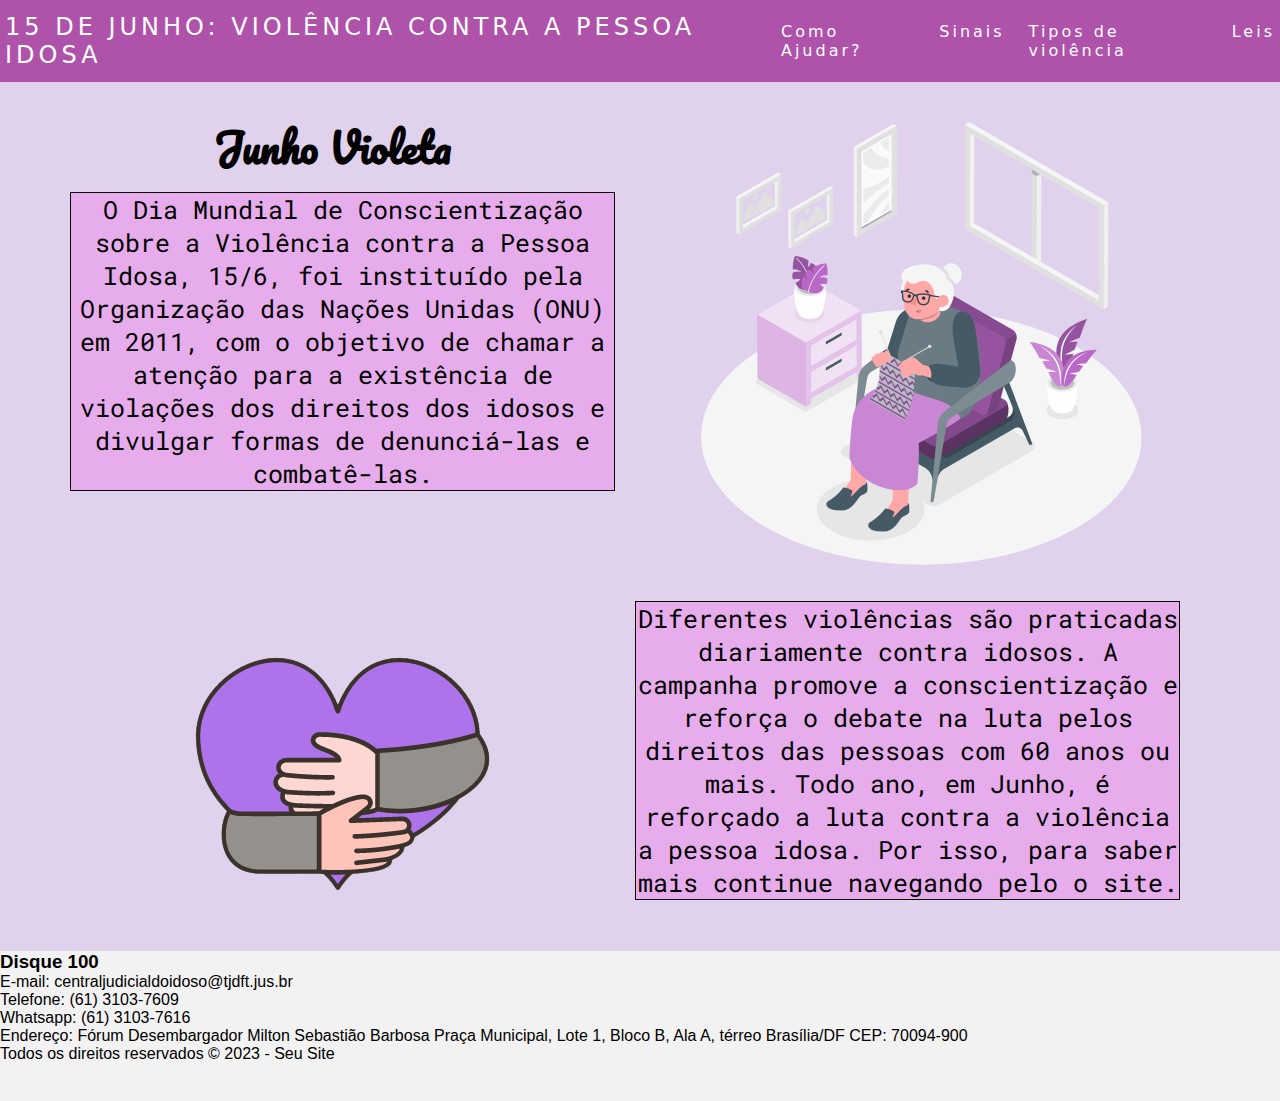
<file: index.html>
<!DOCTYPE html>
<html lang="pt-br">

<head>
  <meta charset="UTF-8" />
  <meta http-equiv="X-UA-Compatible" content="IE=edge" />
  <meta name="viewport" content="width=device-width, initial-scale=1.0" />
  <title>15 de Junho</title>
  <link rel="stylesheet" href="style.css" />
  <link rel="icon" type="image/x-icon" href="img/roxo-16x16.png">
</head>

<body>
  <header>
    <nav>
      <a class="logo" href="index.html">15 de Junho: Violência contra a pessoa idosa</a>
      <ul class="nav-list">
        <li><a href="comoajudar.html">Como Ajudar?</a></li>
        <li><a href="sinais.html">Sinais</a></li>
        <li><a href="tipos.html">Tipos de violência</a></li>
        <li><a href="leis.html">Leis</a></li>
        
      </ul>
    </nav>
  </header>
  <main>
    <div class="div-principal">
      <div class="div-secundaria">
        <h1>Junho Violeta</h1>
        <div class="text-box">
          <p>O Dia Mundial de Conscientização sobre a Violência contra a Pessoa Idosa, 15/6, foi instituído
            pela
            Organização das Nações Unidas (ONU) em 2011, com o objetivo de chamar a atenção para a existência de
            violações
            dos
            direitos dos idosos e divulgar formas de denunciá-las e combatê-las.
          </p>
        </div>
      </div>
      <div class="div-secundaria">
        <img class="espacamento" src="img/vovó.png" alt="">
      </div>
    </div>
    <div class="div-principal">
      <div class="div-secundaria">
        <img class="espacamento-coracao" src="img/heart (2).png" alt="">
      </div>
      <div class="div-secundaria">
        <div class="text-box">
          <p>
            Diferentes violências são praticadas diariamente contra idosos. A campanha promove a conscientização e
            reforça o debate na luta pelos direitos das pessoas com 60 anos ou mais.
            Todo ano, em Junho, é reforçado a luta contra a violência a pessoa idosa. Por isso, para saber mais
            continue navegando pelo o site.
          </p>
        </div>
      </div>
    </div>
  
    <footer>
      <div>
        <div>
          <h3>Disque 100</h3>
          <p>E-mail: centraljudicialdoidoso@tjdft.jus.br</p>
          <p>Telefone: (61) 3103-7609</p>
          <p>Whatsapp: (61) 3103-7616</p>
          <p>Endereço: Fórum Desembargador Milton Sebastião Barbosa
            Praça Municipal, Lote 1, Bloco B, Ala A, térreo
            Brasília/DF
            CEP: 70094-900</p>
        </div>
        <div>

        </div>
      </div>
      <div>
        <p>Todos os direitos reservados &copy; 2023 - Seu Site</p>
      </div>
    </footer>

  </main>






</body>

</html>
</file>
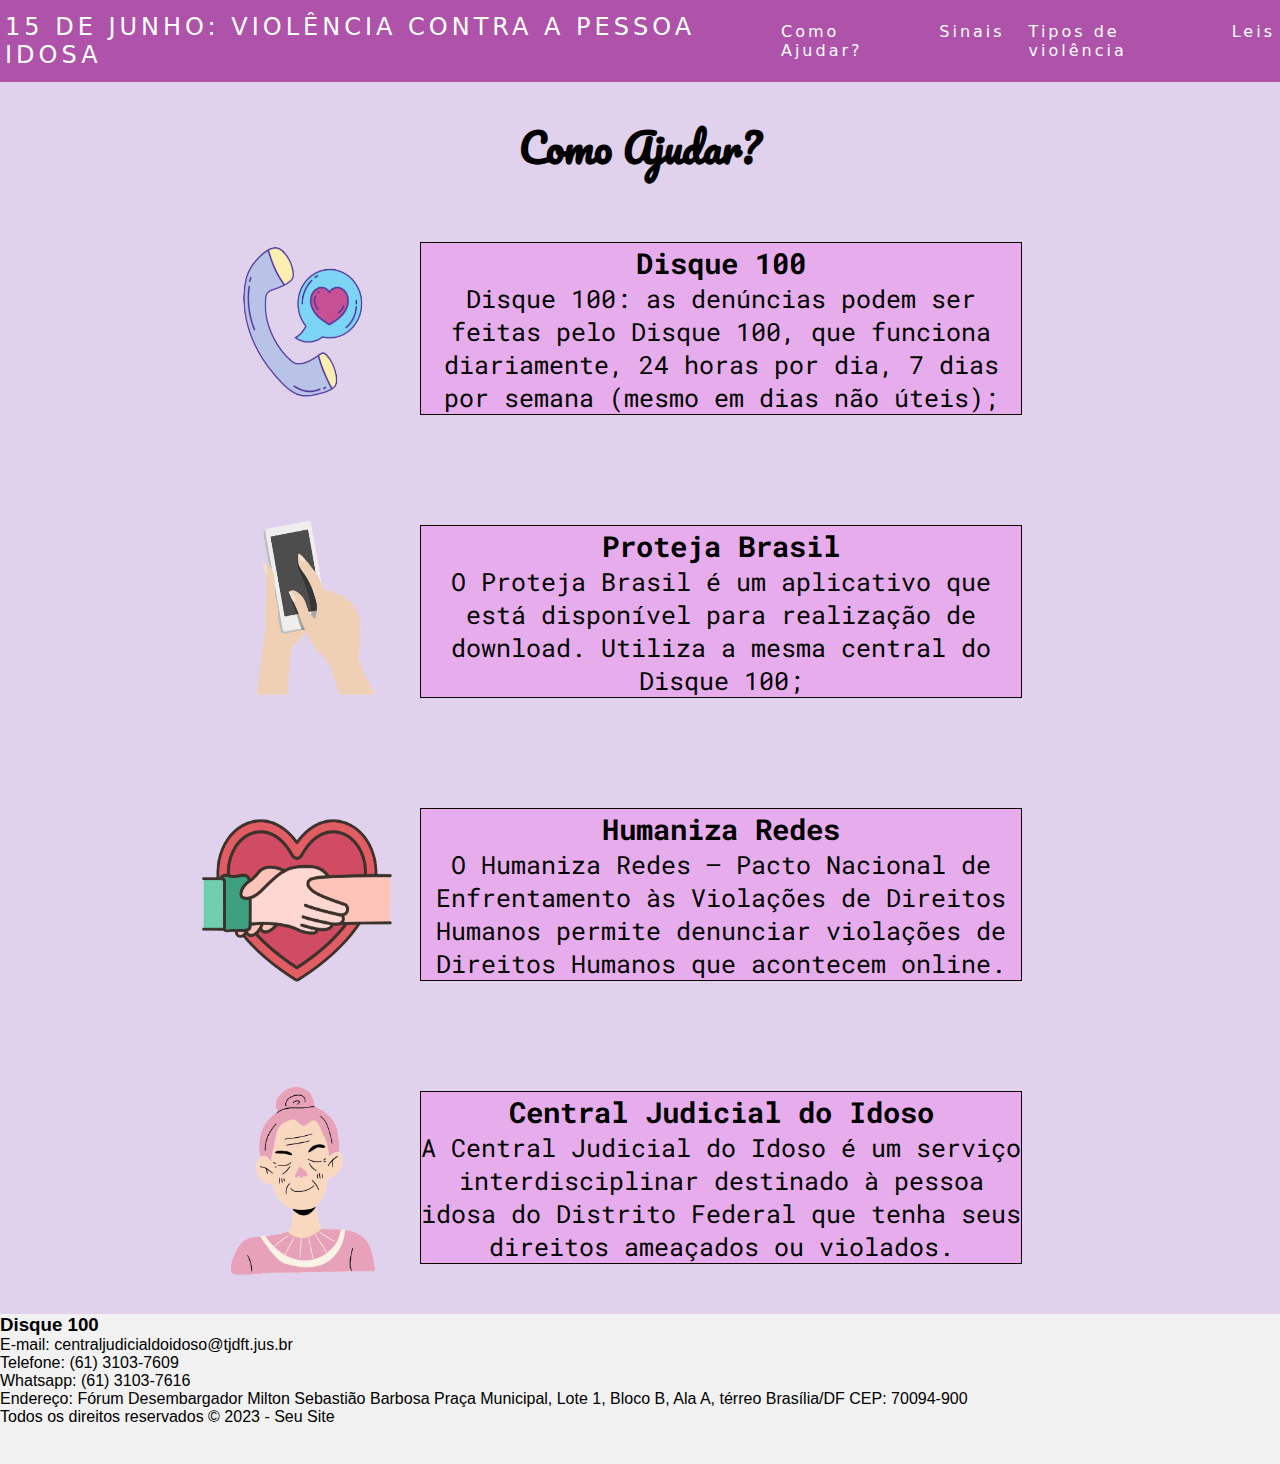
<file: comoajudar.html>
<!DOCTYPE html>
<html lang="en">

<head>
    <meta charset="UTF-8">
    <meta name="viewport" content="width=device-width, initial-scale=1.0">
    <title>Como ajudar?</title>
    <link rel="stylesheet" href="style.css" />
    <link rel="icon" type="image/x-icon" href="img/roxo-16x16.png">
</head>

<body>
    <header>
        <nav>
            <a class="logo" href="index.html">15 de Junho: Violência contra a pessoa idosa</a>
            <ul class="nav-list">
                <li><a href="comoajudar.html">Como Ajudar?</a></li>
                <li><a href="sinais.html">Sinais</a></li>
                <li><a href="tipos.html">Tipos de violência</a></li>
                <li><a href="leis.html">Leis</a></li>
              
            </ul>
        </nav>
    </header>
    <main>

        <h1 class="como-ajudar">Como Ajudar?</h1>
        <div class="div-principal">
            <div class="div-secundaria-img">
                <img class="tamanho-img" src="img/telefone.png" alt="">
            </div>

            <div class="div-secundaria-espacamento">
                <div class="medium-text-box">
                    <h3>Disque 100</h3>
                    <p>
                        Disque 100: as denúncias podem ser feitas pelo Disque 100, que funciona diariamente, 24 horas
                        por
                        dia, 7
                        dias por semana (mesmo em dias não úteis);
                    </p>
                </div>
            </div>
        </div>
        <div class="div-principal">
            <div class="div-secundaria-img">
                <img class="tamanho-img" src="img/app.png" alt="">
            </div>

            <div class="div-secundaria-espacamento">
                <div class="medium-text-box">
                    <h3>Proteja Brasil</h3>
                    <p>
                        O Proteja Brasil é um aplicativo que está disponível para realização de download. Utiliza a
                        mesma
                        central do Disque
                        100;
                    </p>
                </div>
            </div>
        </div>
        <div class="div-principal">
            <div class="div-secundaria-img">
                <img class="tamanho-img" src="img/humaniza.png" alt="">
            </div>

            <div class="div-secundaria-espacamento">
                <div class="medium-text-box">
                    <h3>Humaniza Redes</h3>
                    <p>
                        O Humaniza Redes – Pacto Nacional de Enfrentamento às Violações de Direitos Humanos permite
                        denunciar violações de Direitos Humanos que acontecem online.
                    </p>
                </div>
            </div>
        </div>
        <div class="div-principal">
            <div class="div-secundaria-img">
                <img class="tamanho-img" src="img/idosa.png" alt="">
            </div>

            <div class="div-secundaria-espacamento">
                <div class="medium-text-box">
                    <h3>Central Judicial do Idoso</h3>
                    <p>
                        A Central Judicial do Idoso é um serviço interdisciplinar destinado à pessoa idosa do Distrito
                        Federal que tenha seus direitos ameaçados ou violados.
                    </p>
                </div>
            </div>
        </div>
        <footer>
            <div>
              <div>
                <h3>Disque 100</h3>
                <p>E-mail: centraljudicialdoidoso@tjdft.jus.br</p>
                <p>Telefone: (61) 3103-7609</p>
                <p>Whatsapp: (61) 3103-7616</p>
                <p>Endereço: Fórum Desembargador Milton Sebastião Barbosa
                  Praça Municipal, Lote 1, Bloco B, Ala A, térreo
                  Brasília/DF
                  CEP: 70094-900</p>
              </div>
              <div>
      
              </div>
            </div>
            <div>
              <p>Todos os direitos reservados &copy; 2023 - Seu Site</p>
            </div>
          </footer>


    </main>
</body>

</html>
</file>
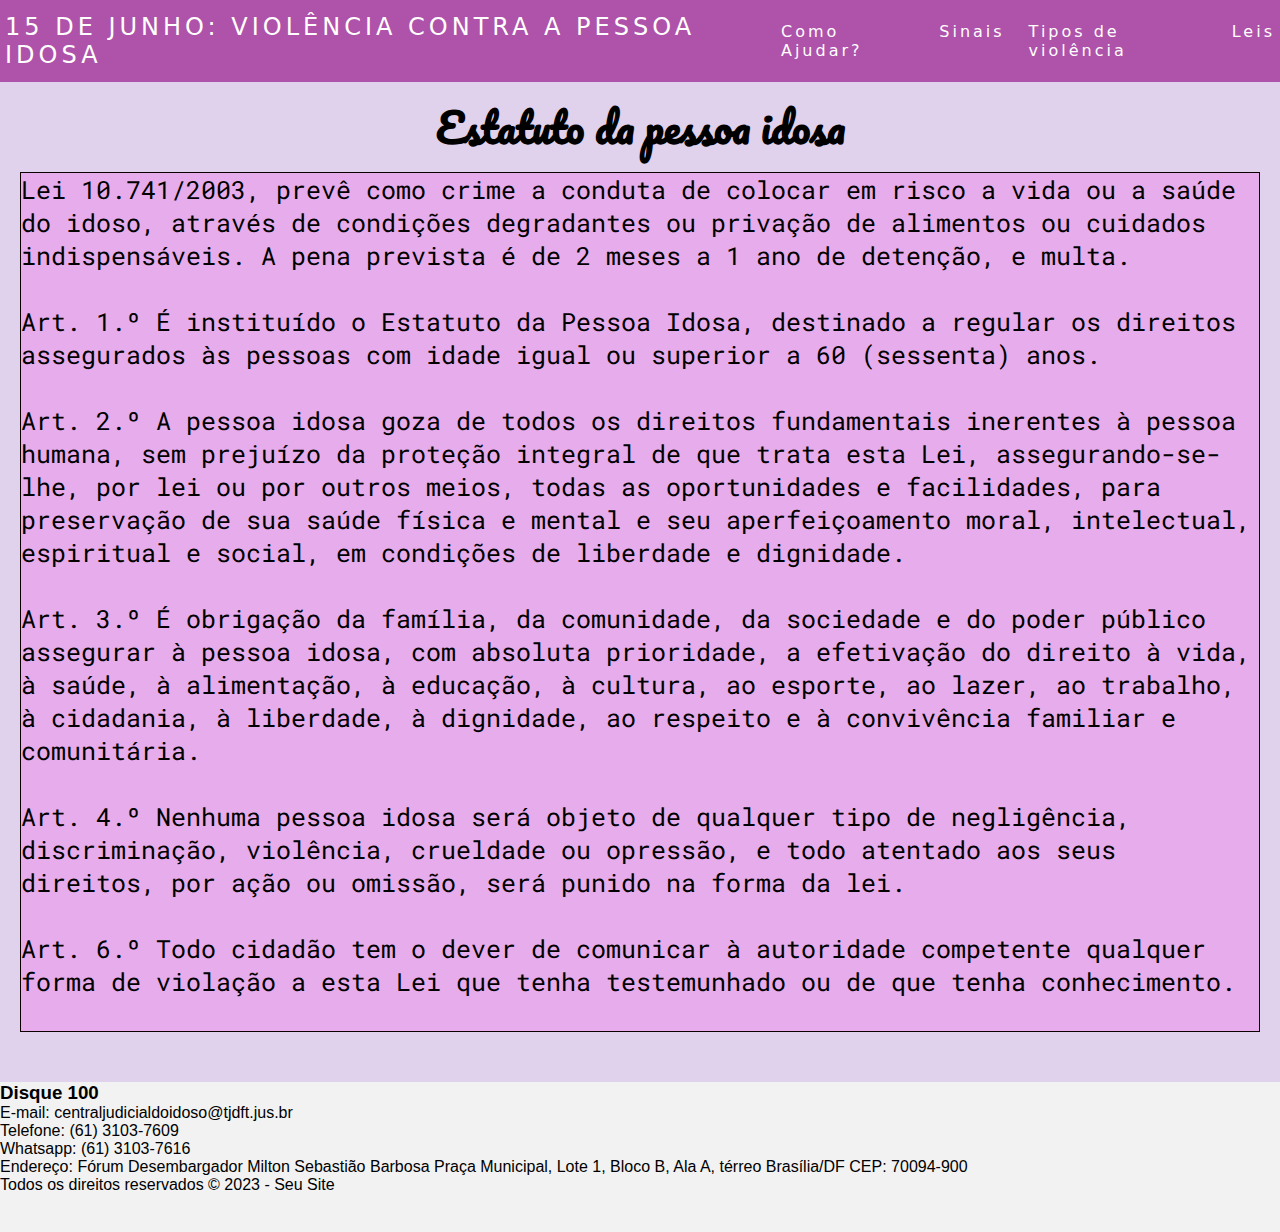
<file: leis.html>
<!DOCTYPE html>
<html lang="en">

<head>
    <meta charset="UTF-8">
    <meta name="viewport" content="width=device-width, initial-scale=1.0">
    <title>Estatuto do Idoso</title>
    <link rel="icon" type="image/x-icon" href="img/roxo-16x16.png">
</head>

<body>
    <link rel="stylesheet" href="style.css" />
    <link rel="icon" type="image/x-icon" href="img/roxo-16x16.png">
    </head>

    <body>
        <header>
            <nav>
                <a class="logo" href="index.html">15 de Junho: Violência contra a pessoa idosa</a>
                <ul class="nav-list">
                    <li><a href="comoajudar.html">Como Ajudar?</a></li>
                    <li><a href="sinais.html">Sinais</a></li>
                    <li><a href="tipos.html">Tipos de violência</a></li>
                    <li><a href="leis.html">Leis</a></li>


                </ul>
            </nav>
        </header>
        <main>
            <h1 class="tipos-leis">Estatuto da pessoa idosa</h1>


            <div class="text-box-leis">
                <p>
                    Lei 10.741/2003, prevê como crime a conduta de colocar em risco a vida ou a saúde do idoso,
                    através de condições degradantes ou privação de alimentos ou cuidados indispensáveis. A pena
                    prevista é de 2 meses a 1 ano de detenção, e multa.
                </p>
                <br>
                <p>
                    Art. 1.º É instituído o Estatuto da Pessoa Idosa, destinado a regular os direitos
                    assegurados às pessoas com idade igual ou superior a 60 (sessenta) anos.
                </p>
                <br>
                <p>
                    Art. 2.º A pessoa idosa goza de todos os direitos fundamentais inerentes à pessoa humana,
                    sem prejuízo da proteção integral de que trata esta Lei, assegurando-se-lhe, por lei ou por
                    outros meios, todas as oportunidades e facilidades, para preservação de sua saúde física e
                    mental e seu aperfeiçoamento moral, intelectual, espiritual e social, em condições de
                    liberdade e dignidade.
                </p>
                <br>
                <p>
                    Art. 3.º É obrigação da família, da comunidade, da sociedade e do poder público assegurar à
                    pessoa idosa, com absoluta prioridade, a efetivação do direito à vida, à saúde, à
                    alimentação, à educação, à cultura, ao esporte, ao lazer, ao trabalho, à cidadania, à
                    liberdade, à dignidade, ao respeito e à convivência familiar e comunitária.
                </p>
                <br>
                <p>

                    Art. 4.º Nenhuma pessoa idosa será objeto de qualquer tipo de negligência, discriminação,
                    violência, crueldade ou opressão, e todo atentado aos seus direitos, por ação ou omissão,
                    será punido na forma da lei.
                </p>
                <br>
                <p>
                    Art. 6.º Todo cidadão tem o dever de comunicar à autoridade competente qualquer forma de
                    violação a esta Lei que tenha testemunhado ou de que tenha conhecimento.
                </p>
                <br>
            </div>
            <footer>
                <div>
                    <div>
                        <h3>Disque 100</h3>
                        <p>E-mail: centraljudicialdoidoso@tjdft.jus.br</p>
                        <p>Telefone: (61) 3103-7609</p>
                        <p>Whatsapp: (61) 3103-7616</p>
                        <p>Endereço: Fórum Desembargador Milton Sebastião Barbosa
                            Praça Municipal, Lote 1, Bloco B, Ala A, térreo
                            Brasília/DF
                            CEP: 70094-900</p>
                    </div>
                    <div>

                    </div>
                </div>
                <div>
                    <p>Todos os direitos reservados &copy; 2023 - Seu Site</p>
                </div>
            </footer>
        </main>

    </body>

</html>
</file>
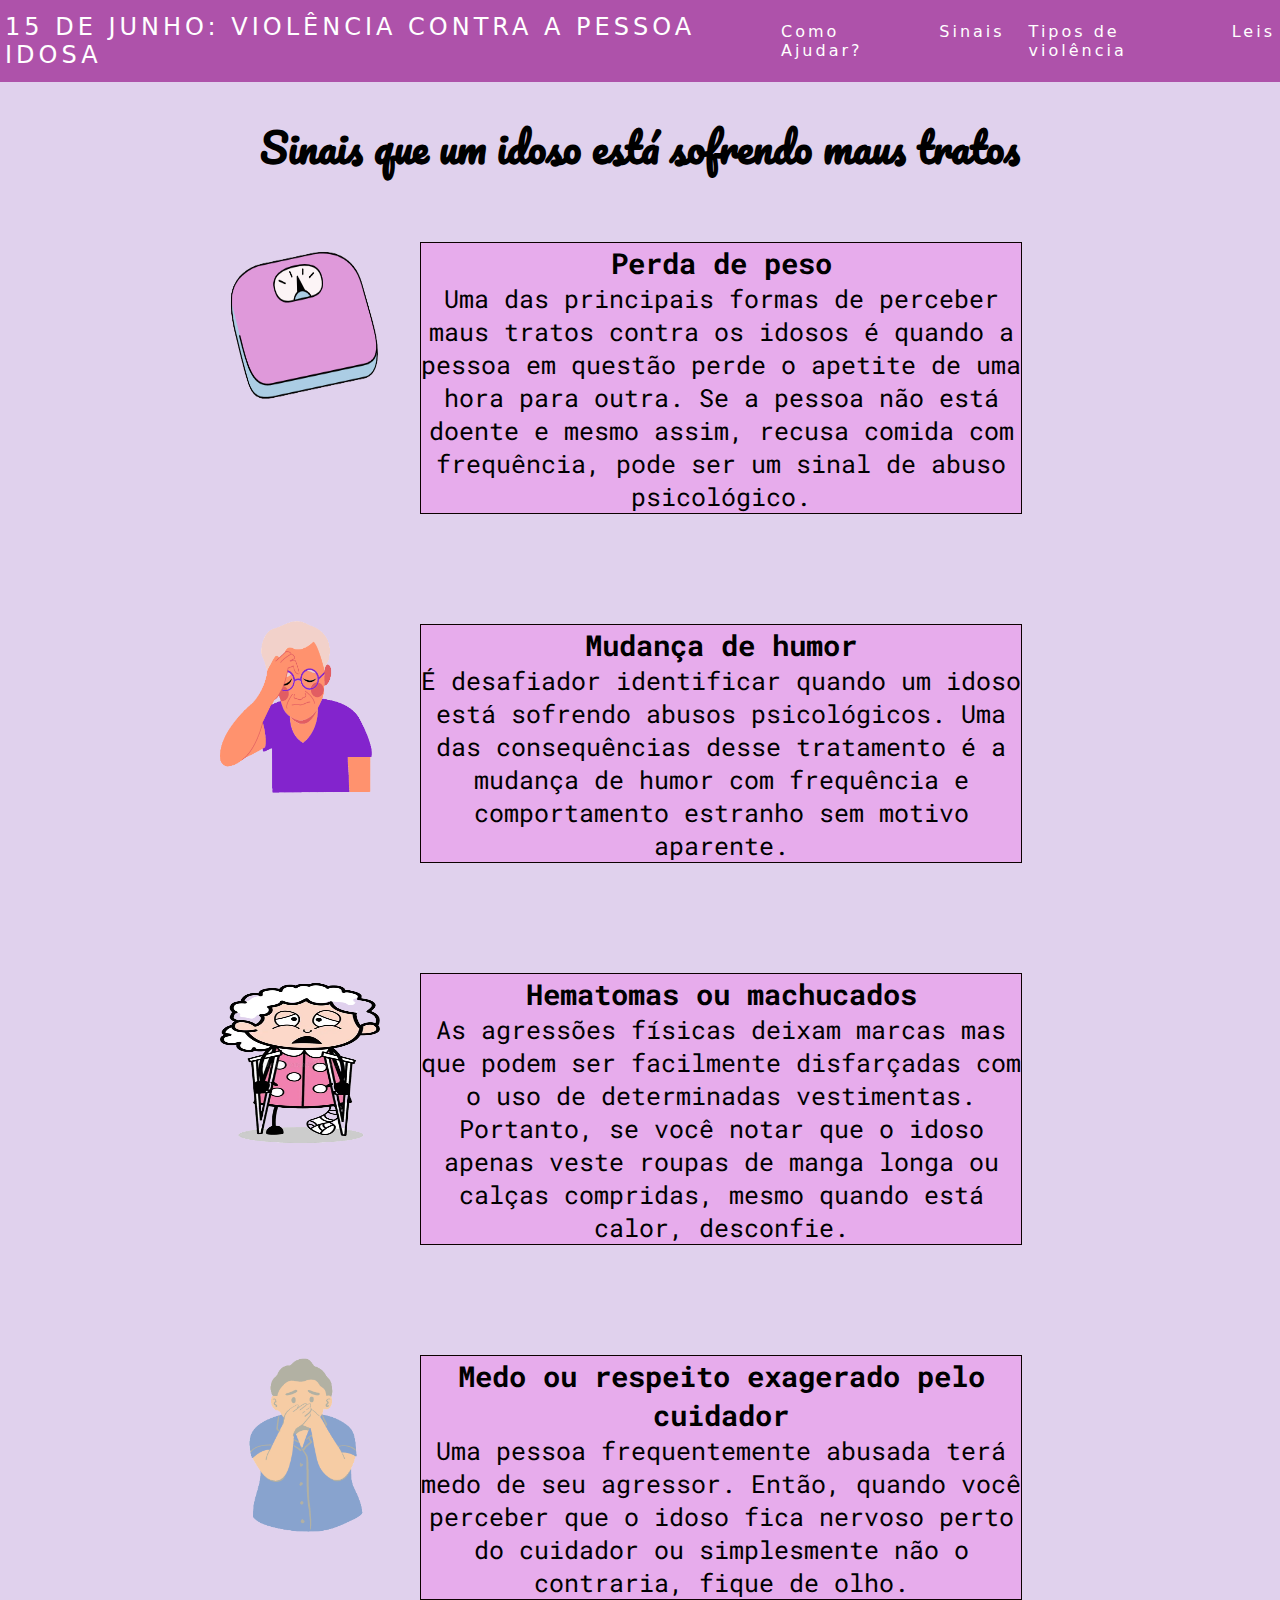
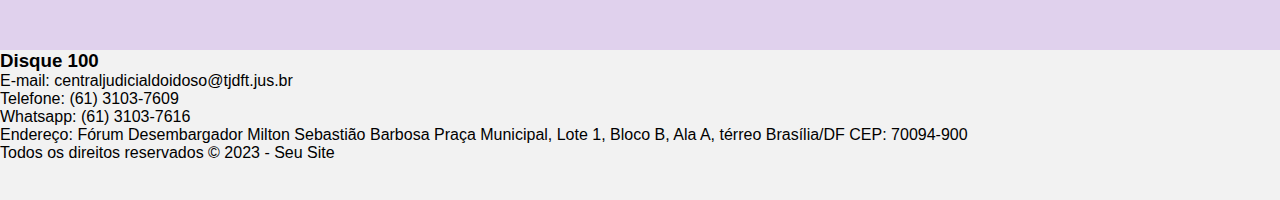
<file: sinais.html>
<!DOCTYPE html>
<html lang="en">

<head>
    <meta charset="UTF-8">
    <meta name="viewport" content="width=device-width, initial-scale=1.0">
    <title>Sinais</title>
    <link rel="stylesheet" href="style.css" />
    <link rel="icon" type="image/x-icon" href="img/roxo-16x16.png">
</head>

<body>
    <header>
        <nav>
            <a class="logo" href="index.html">15 de Junho: Violência contra a pessoa idosa</a>
            <ul class="nav-list">
                <li><a href="comoajudar.html">Como Ajudar?</a></li>
                <li><a href="sinais.html">Sinais</a></li>
                <li><a href="tipos.html">Tipos de violência</a></li>
                <li><a href="leis.html">Leis</a></li>
            
            </ul>
        </nav>
    </header>
    <main>
        <h1 class="sinais">Sinais que um idoso está sofrendo maus tratos</h1>
        <div class="div-principal">
            <div class="div-secundaria-img">
                <img class="tamanho-img" src="img/balança.png" alt="">
            </div>

            <div class="div-secundaria-espacamento">
                <div class="medium-text-box">
                    <h3>Perda de peso</h3>
                    <p>
                        Uma das principais formas de perceber maus tratos contra os idosos é quando a pessoa em questão
                        perde o apetite de uma hora para outra. Se a pessoa não está doente e mesmo assim, recusa comida
                        com frequência, pode ser um sinal de abuso psicológico.
                    </p>
                </div>
            </div>
        </div>
        <div class="div-principal">
            <div class="div-secundaria-img">
                <img class="tamanho-img" src="img/tristeza.png" alt="">
            </div>

            <div class="div-secundaria-espacamento">
                <div class="medium-text-box">
                    <h3>Mudança de humor</h3>
                    <p>
                        É desafiador identificar quando um idoso está sofrendo abusos psicológicos. Uma das
                        consequências desse
                        tratamento é a mudança de humor com frequência e comportamento estranho sem motivo aparente.
                    </p>
                </div>
            </div>
        </div>
        <div class="div-principal">
            <div class="div-secundaria-img">
                <img class="tamanho-img" src="img/fratura.png" alt="">
            </div>
            <div class="div-secundaria-espacamento">
                <div class="medium-text-box">
                    <h3>Hematomas ou machucados</h3>
                    <p>
                        As agressões físicas deixam marcas mas que podem ser facilmente disfarçadas com o uso de
                        determinadas vestimentas. Portanto, se você notar que o idoso apenas veste roupas de manga longa
                        ou calças compridas, mesmo quando está calor, desconfie.
                    </p>
                </div>
            </div>
        </div>
        <div class="div-principal">
            <div class="div-secundaria-img">
                <img class="tamanho-img" src="img/medo.png" alt="">
            </div>

            <div class="div-secundaria-espacamento">
                <div class="medium-text-box">
                    <h3>Medo ou respeito exagerado pelo cuidador</h3>
                    <p>
                        Uma pessoa frequentemente abusada terá medo de seu agressor. Então, quando você perceber que o
                        idoso fica nervoso perto do cuidador ou simplesmente não o contraria, fique de olho.
                    </p>
                </div>
            </div>
        </div>
        <footer>
            <div>
              <div>
                <h3>Disque 100</h3>
                <p>E-mail: centraljudicialdoidoso@tjdft.jus.br</p>
                <p>Telefone: (61) 3103-7609</p>
                <p>Whatsapp: (61) 3103-7616</p>
                <p>Endereço: Fórum Desembargador Milton Sebastião Barbosa
                  Praça Municipal, Lote 1, Bloco B, Ala A, térreo
                  Brasília/DF
                  CEP: 70094-900</p>
              </div>
              <div>
      
              </div>
            </div>
            <div>
              <p>Todos os direitos reservados &copy; 2023 - Seu Site</p>
            </div>
          </footer>
    </main>


</body>

</html>
</file>
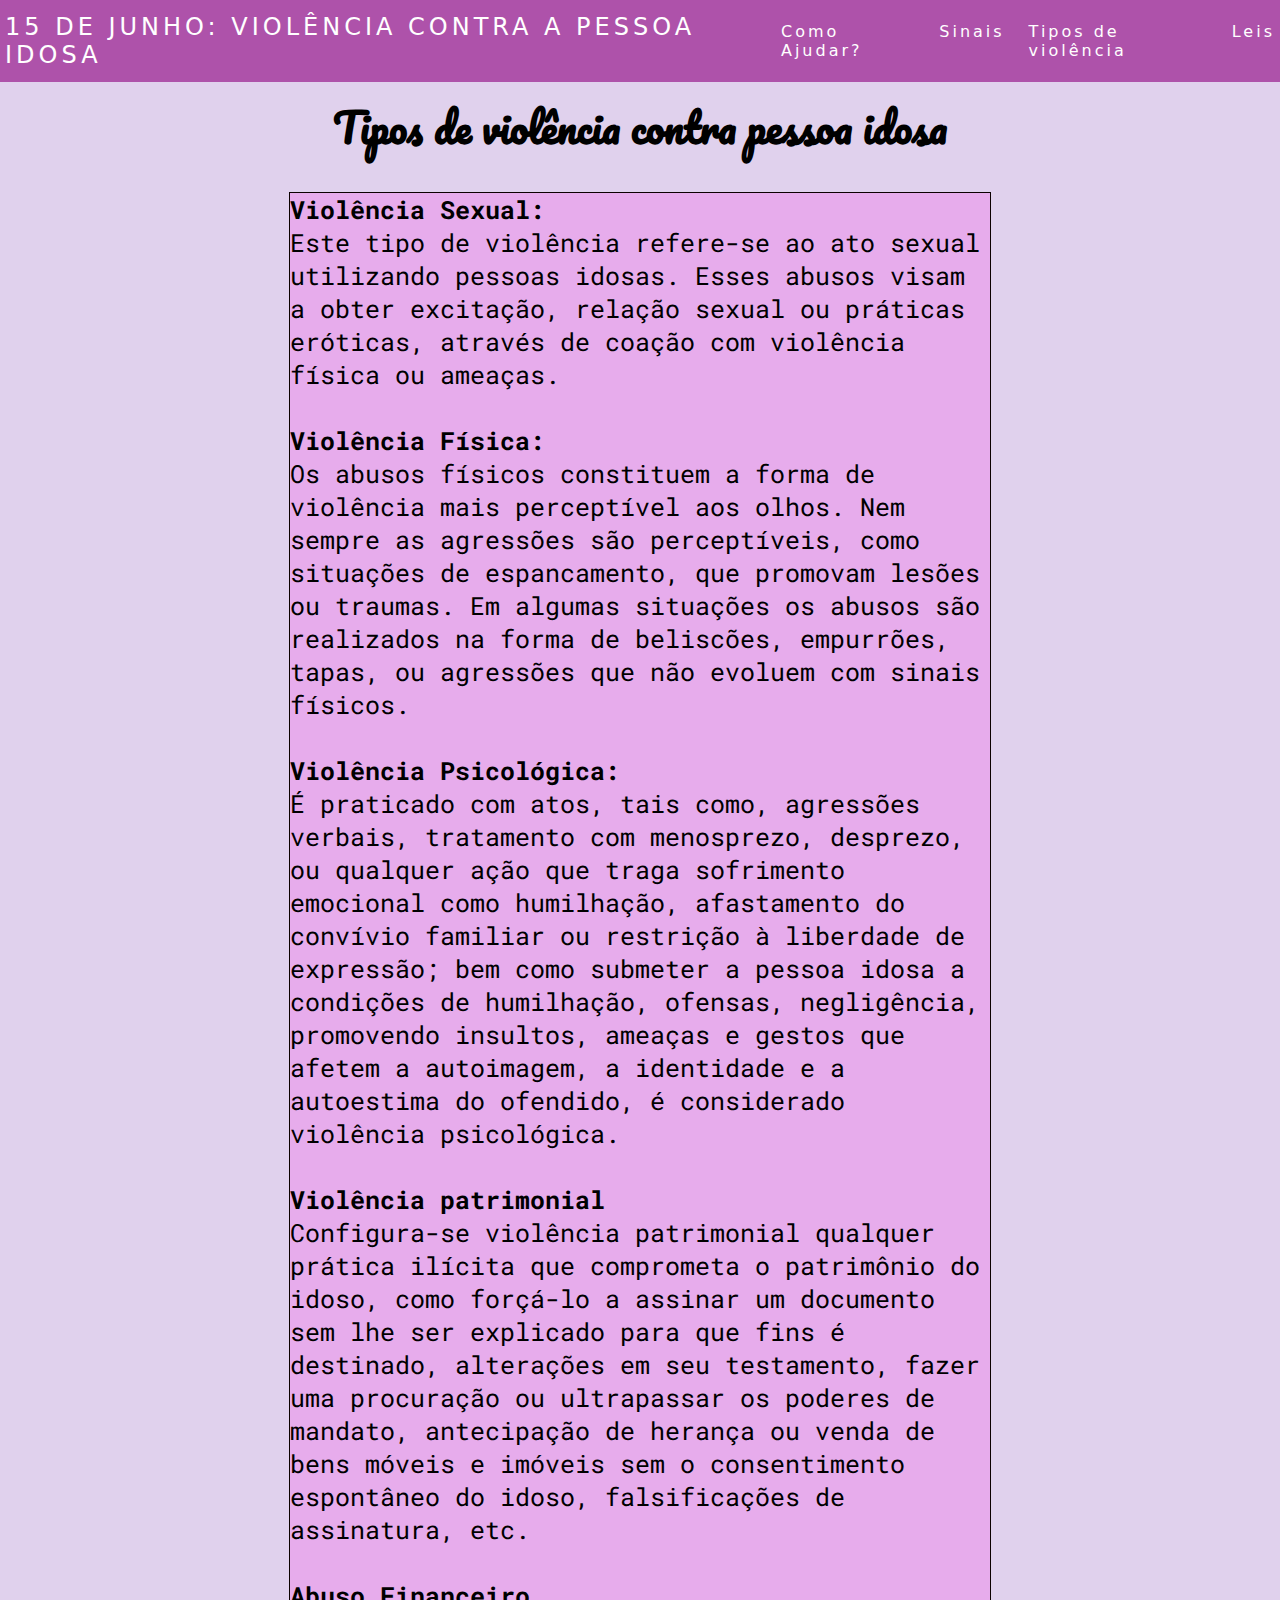
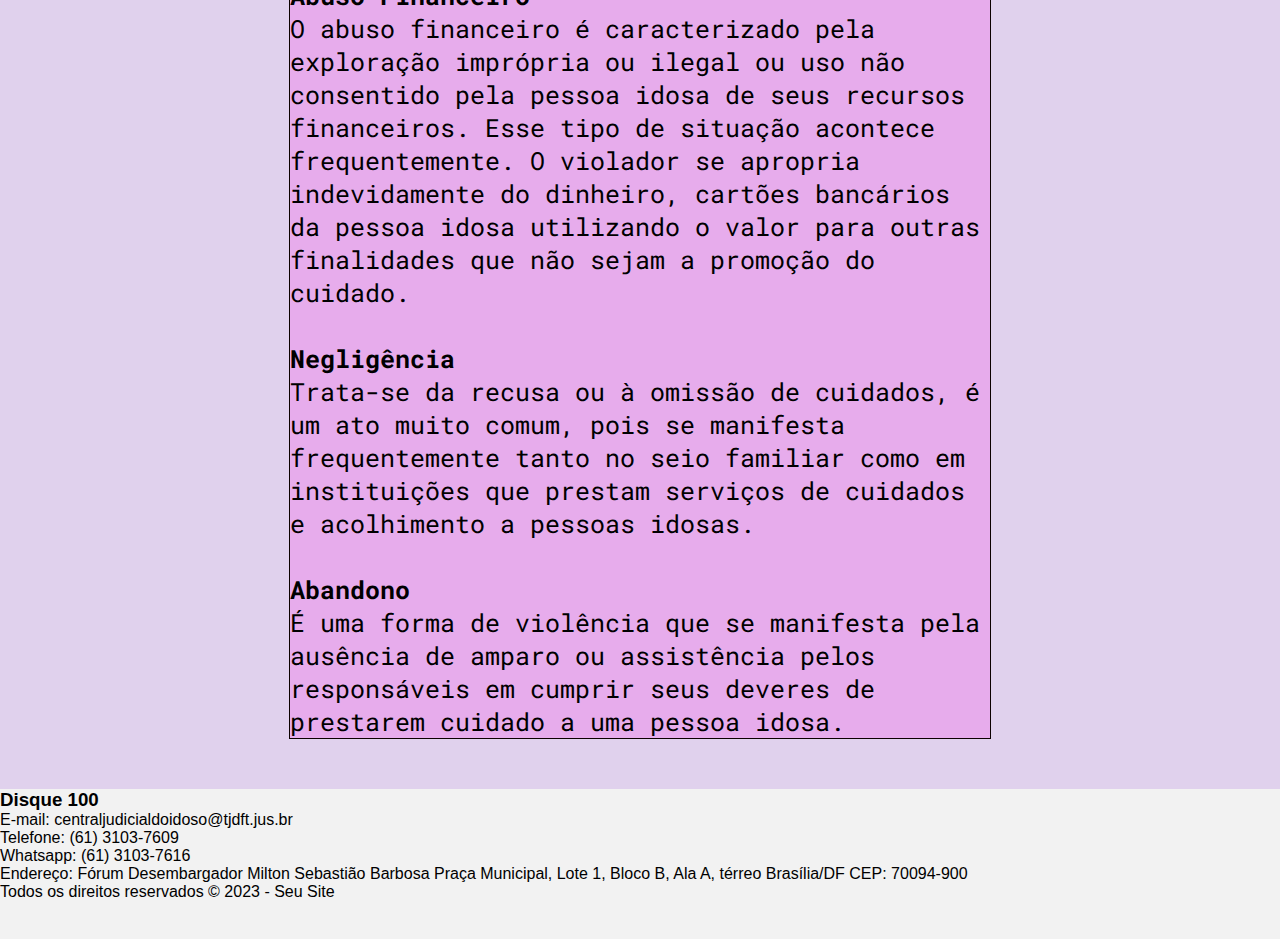
<file: tipos.html>
<!DOCTYPE html>
<html lang="en">

<head>
    <meta charset="UTF-8">
    <meta name="viewport" content="width=device-width, initial-scale=1.0">
    <title>Tipos de violência</title>
    <link rel="stylesheet" href="style.css" />
    <link rel="icon" type="image/x-icon" href="img/roxo-16x16.png">
</head>

<body>
    <header>
        <nav>
            <a class="logo" href="index.html">15 de Junho: Violência contra a pessoa idosa</a>
            <ul class="nav-list">
                <li><a href="comoajudar.html">Como Ajudar?</a></li>
                <li><a href="sinais.html">Sinais</a></li>
                <li><a href="tipos.html">Tipos de violência</a></li>
                <li><a href="leis.html">Leis</a></li>
              
            </ul>
        </nav>
    </header>
    <main>
        <h1 class="tipos">Tipos de violência contra pessoa idosa</h1>
        <article class="flex">
            <div class="text-box-tipos">

                <p>
                <h4>Violência Sexual:</h4>

                Este tipo de violência refere-se ao ato sexual utilizando pessoas idosas. Esses abusos visam a obter
                excitação, relação sexual ou práticas eróticas, através de coação com violência física ou ameaças.

                </p>
                <br>
                <p>
                <h4>Violência Física:</h4>

                Os abusos físicos constituem a forma de violência mais perceptível aos olhos. Nem sempre as
                agressões são perceptíveis, como situações de espancamento, que promovam lesões ou traumas. Em
                algumas situações os abusos são realizados na forma de beliscões, empurrões, tapas, ou agressões que
                não evoluem com sinais físicos.
                </p>
                <br>
                <p>
                <h4>Violência Psicológica:</h4>

                É praticado com atos, tais como, agressões verbais, tratamento com menosprezo, desprezo, ou qualquer
                ação que traga sofrimento emocional como humilhação, afastamento do convívio familiar ou restrição à
                liberdade de expressão; bem como submeter a pessoa idosa a condições de humilhação, ofensas,
                negligência, promovendo insultos, ameaças e gestos que afetem a autoimagem, a identidade e a
                autoestima do ofendido, é considerado violência psicológica.
                </p>
                <br>
                <p>
                <h4>Violência patrimonial</h4>

                Configura-se violência patrimonial qualquer prática ilícita que comprometa o patrimônio do idoso,
                como forçá-lo a assinar um documento sem lhe ser explicado para que fins é destinado, alterações em
                seu testamento, fazer uma procuração ou ultrapassar os poderes de mandato, antecipação de herança ou
                venda de bens móveis e imóveis sem o consentimento espontâneo do idoso, falsificações de assinatura,
                etc.
                </p>
                <br>
                <p>
                <h4>Abuso Financeiro</h4>

                O abuso financeiro é caracterizado pela exploração imprópria ou ilegal ou uso não consentido pela
                pessoa idosa de seus recursos financeiros. Esse tipo de situação acontece frequentemente. O violador
                se apropria indevidamente do dinheiro, cartões bancários da pessoa idosa utilizando o valor para
                outras finalidades que não sejam a promoção do cuidado.
                </p>
                <br>
                <p>
                <h4>Negligência</h4>

                Trata-se da recusa ou à omissão de cuidados, é um ato muito comum, pois se manifesta frequentemente
                tanto no seio familiar como em instituições que prestam serviços de cuidados e acolhimento a pessoas
                idosas.
                </p>
                <br>
                <p>
                    <h4>Abandono</h4>

                    É uma forma de violência que se manifesta pela ausência de amparo ou assistência pelos responsáveis
                    em cumprir seus deveres de prestarem cuidado a uma pessoa idosa.
                </p>
            </div>
        
        </article>
        <footer>
            <div>
              <div>
                <h3>Disque 100</h3>
                <p>E-mail: centraljudicialdoidoso@tjdft.jus.br</p>
                <p>Telefone: (61) 3103-7609</p>
                <p>Whatsapp: (61) 3103-7616</p>
                <p>Endereço: Fórum Desembargador Milton Sebastião Barbosa
                  Praça Municipal, Lote 1, Bloco B, Ala A, térreo
                  Brasília/DF
                  CEP: 70094-900</p>
              </div>
              <div>
      
              </div>
            </div>
            <div>
              <p>Todos os direitos reservados &copy; 2023 - Seu Site</p>
            </div>
          </footer>

    </main>
</body>

</html>
</file>
<file: style.css>
@import url('https://fonts.googleapis.com/css2?family=Playfair:opsz,wght@5..1200,300&family=Roboto+Mono&display=swap');
@import url('https://fonts.googleapis.com/css2?family=Pacifico&display=swap');

* {
  margin: 0;
  padding: 0;
}

body {
  background-color: #e0d1ed;
  height: 100vh;
  
}

.text-box {
  font-family: 'Roboto Mono', monospace;
  font-size: 25px;
  margin-top: 10px;
  margin-left: 20px;
  border: 1px solid #0c0000;
  background-color: #e7acec;

}

.espacamento {
  margin-right: 50px;
  margin-left: 10%;
  height: 500px;

}

.espacamento-coracao {
  margin-right: 50px;
  margin-left: 11%;

}

a {
  color: #fff;
  text-decoration: none;
  transition: 0.3s;
}

a:hover {
  opacity: 0.7;
}

.logo {
  font-size: 24px;
  text-transform: uppercase;
  letter-spacing: 4px;
}

nav {
  display: flex;
  justify-content: space-around;
  align-items: center;
  font-family: system-ui, -apple-system, Helvetica, Arial, sans-serif;

  background: #ae52aa;
  height: 8vh;
  padding: 5px;
}

main {
  width: 100%;
  height: 100vh;
}

.div-principal {

  display: flex;
  margin-right: 100px;

}

.div-secundaria {
  font-size: 20px;
  font-family: 'Pacifico', cursive;

  text-align: center;
  flex: 1;


}

.div-secundaria:first-child {
  margin-left: 50px;
  margin-top: 30px;

}

.div-terceira {
  display: flex;
  margin-left: 30px;
  margin-right: 650px;
  text-align: center;

}

.nav-list {
  list-style: none;
  display: flex;
}

.nav-list li {
  letter-spacing: 3px;
  margin-left: 24px;
}


/* Estilos para o footer */
footer {
  font-family: 'Franklin Gothic Medium', 'Arial Narrow', Arial, sans-serif;
  ;
  bottom: 0;
  width: 100%;
  height: 150px;
  /* Ajuste a altura conforme necessário */
  background-color: #f2f2f2;
  margin: 0 !important;
  padding: 0;
}
/* Como Ajudar */
.como-ajudar{
  margin-top: 30px;
  font-family: 'Pacifico', cursive;
  font-size: 40px;
  text-align: center;

}
.sinais{
  margin-top: 30px;
  font-family: 'Pacifico', cursive;
  font-size: 40px;
  text-align: center;

}
.tipos{
  margin-top: 10px;
  font-family: 'Pacifico', cursive;
  font-size: 40px;
  text-align: center;
}

.medium-text-box{
  font-family: 'Roboto Mono', monospace;
  font-size: 25px;
  margin-top: 10px;
  margin-left: 20px;
  margin-bottom: 50px;
  border: 1px solid #0c0000;
  background-color: #e7acec;
  width: 600px;
}
.div-secundaria-espacamento{
  font-size: 20px;
  font-family: 'Pacifico', cursive;
  margin-top: 50px;
  margin-right: 300px;
  text-align: center;
  flex: 1;
}
.div-secundaria-img{
  margin-top: 50px;
  margin-left: 200px;
  flex: 1;
}
.tamanho-img{
  height: 200px;
  width:  200px;
}
.text-box-tipos{
  font-family: 'Roboto Mono', monospace;
  font-size: 25px;
  margin-bottom: 50px;
  margin-top: 30px;
  width: 700px;
  border: 1px solid #0c0000;
  background-color: #e7acec;

}
.text-box-leis{
  font-family: 'Roboto Mono', monospace;
  font-size: 25px;
  margin-bottom: 50px;
  margin-right: 20px;
  margin-top: 10px;
  margin-left: 20px;
  border: 1px solid #0c0000;
  background-color: #e7acec;
}
.flex{
  display: flex;
  align-items: center;
  justify-content: center;
}
.tipos-leis{
  margin-top: 10px;
  font-family: 'Pacifico', cursive;
  font-size: 40px;
  text-align: center;
}
</file>
